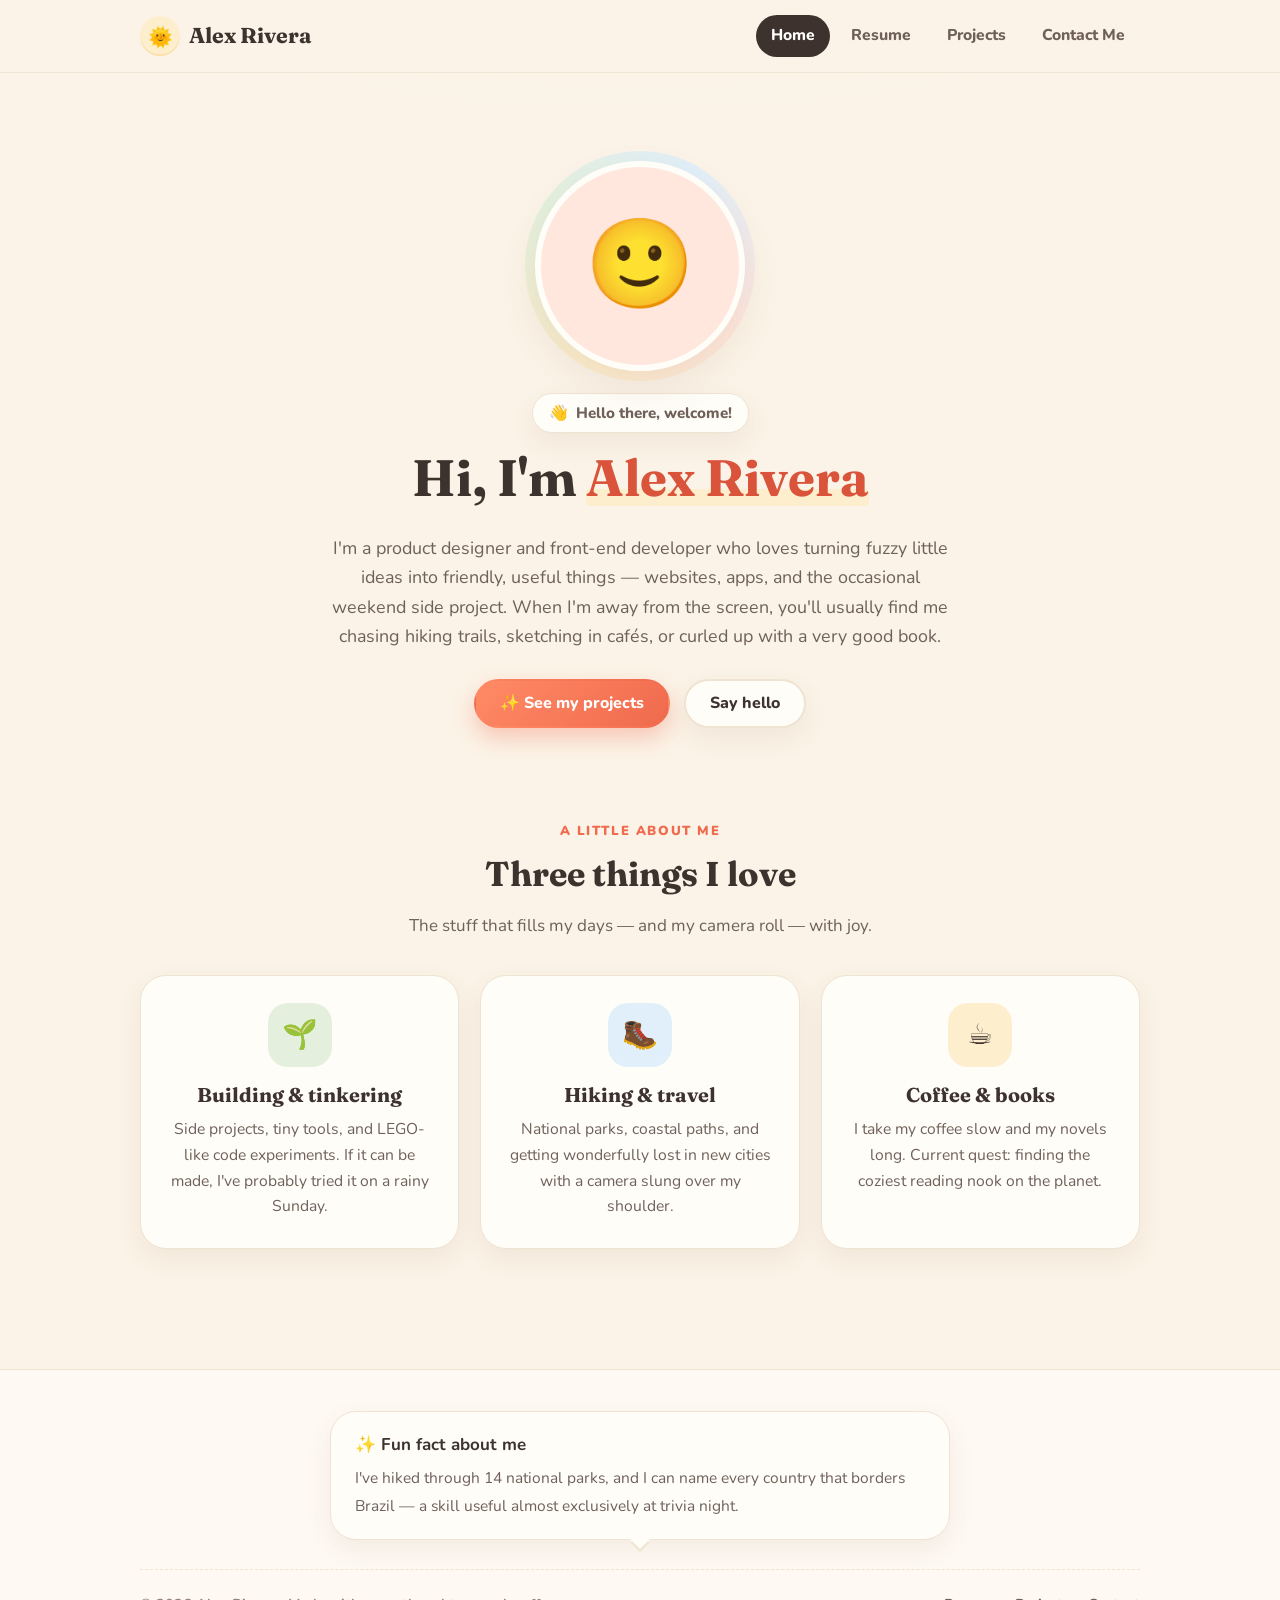
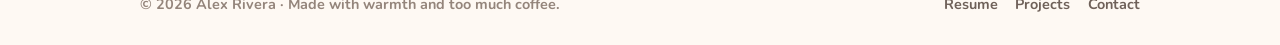
<file: index.html>
<!DOCTYPE html>
<html lang="en">
<head>
  <meta charset="UTF-8" />
  <meta name="viewport" content="width=device-width, initial-scale=1.0" />
  <title>Alex Rivera · Designer &amp; Developer</title>
  <meta name="description" content="The friendly corner of the web for Alex Rivera — designer, developer, and lifelong tinkerer." />

  <!-- Fonts: warm serif headings + rounded, friendly body -->
  <link rel="preconnect" href="https://fonts.googleapis.com" />
  <link rel="preconnect" href="https://fonts.gstatic.com" crossorigin />
  <link href="https://fonts.googleapis.com/css2?family=Fraunces:wght@600;700&family=Nunito:wght@400;700;800;900&display=swap" rel="stylesheet" />

  <link rel="stylesheet" href="css/styles.css" />
</head>
<body>

  <!-- ============ Header ============ -->
  <header class="site-header">
    <div class="container nav">
      <a class="logo" href="index.html">
        <span class="logo-mark">🌞</span>
        Alex Rivera
      </a>

      <button class="nav-toggle" aria-label="Toggle navigation menu" aria-expanded="false" aria-controls="nav-menu">
        <span></span><span></span><span></span>
      </button>

      <ul class="nav-links" id="nav-menu">
        <li><a href="index.html" class="active">Home</a></li>
        <li><a href="resume.html">Resume</a></li>
        <li><a href="projects.html">Projects</a></li>
        <li><a href="contact.html">Contact Me</a></li>
      </ul>
    </div>
  </header>

  <main>
    <!-- ============ Hero / introduction ============ -->
    <section class="hero container">
      <div class="hero-avatar">
        <span class="hero-avatar-fallback" aria-hidden="true">🙂</span>
        <img
          src="https://trae-api-cn.mchost.guru/api/ide/v1/text_to_image?prompt=warm%20friendly%20illustrated%20headshot%20portrait%20of%20a%20smiling%20person%2C%20soft%20cream%20and%20coral%20background%2C%20modern%20flat%20vector%20illustration%20style%2C%20kind%20expression%2C%20soft%20lighting&image_size=square_hd"
          alt="Illustrated portrait of Alex Rivera smiling warmly"
          width="220" height="220"
          onerror="this.remove();"
        />
      </div>

      <span class="hero-eyebrow"><span class="hero-wave">👋</span>&nbsp; Hello there, welcome!</span>

      <h1>Hi, I'm <span class="highlight">Alex Rivera</span></h1>

      <p class="hero-lead">
        I'm a product designer and front-end developer who loves turning fuzzy little ideas
        into friendly, useful things — websites, apps, and the occasional weekend side project.
        When I'm away from the screen, you'll usually find me chasing hiking trails,
        sketching in cafés, or curled up with a very good book.
      </p>

      <div class="hero-actions">
        <a class="btn btn-primary" href="projects.html">✨ See my projects</a>
        <a class="btn btn-ghost" href="contact.html">Say hello</a>
      </div>
    </section>

    <!-- ============ Three things I like ============ -->
    <section class="section container" aria-labelledby="likes-title">
      <div class="section-head reveal">
        <span class="kicker">A little about me</span>
        <h2 id="likes-title">Three things I love</h2>
        <p>The stuff that fills my days — and my camera roll — with joy.</p>
      </div>

      <div class="likes-grid">
        <article class="like-card reveal">
          <div class="like-icon">🌱</div>
          <h3>Building &amp; tinkering</h3>
          <p>
            Side projects, tiny tools, and LEGO-like code experiments.
            If it can be made, I've probably tried it on a rainy Sunday.
          </p>
        </article>

        <article class="like-card reveal">
          <div class="like-icon">🥾</div>
          <h3>Hiking &amp; travel</h3>
          <p>
            National parks, coastal paths, and getting wonderfully lost
            in new cities with a camera slung over my shoulder.
          </p>
        </article>

        <article class="like-card reveal">
          <div class="like-icon">☕</div>
          <h3>Coffee &amp; books</h3>
          <p>
            I take my coffee slow and my novels long. Current quest:
            finding the coziest reading nook on the planet.
          </p>
        </article>
      </div>
    </section>
  </main>

  <!-- ============ Footer with fun fact ============ -->
  <footer class="site-footer">
    <div class="container">
      <div class="fun-fact">
        <div class="fun-fact-bubble">
          <strong>✨ Fun fact about me</strong>
          <span>
            I've hiked through 14 national parks, and I can name every country
            that borders Brazil — a skill useful almost exclusively at trivia night.
          </span>
        </div>
      </div>

      <div class="footer-bottom">
        <p>© 2026 Alex Rivera · Made with warmth and too much coffee.</p>
        <ul>
          <li><a href="resume.html">Resume</a></li>
          <li><a href="projects.html">Projects</a></li>
          <li><a href="contact.html">Contact</a></li>
        </ul>
      </div>
    </div>
  </footer>

  <script src="js/main.js"></script>
</body>
</html>
</file>
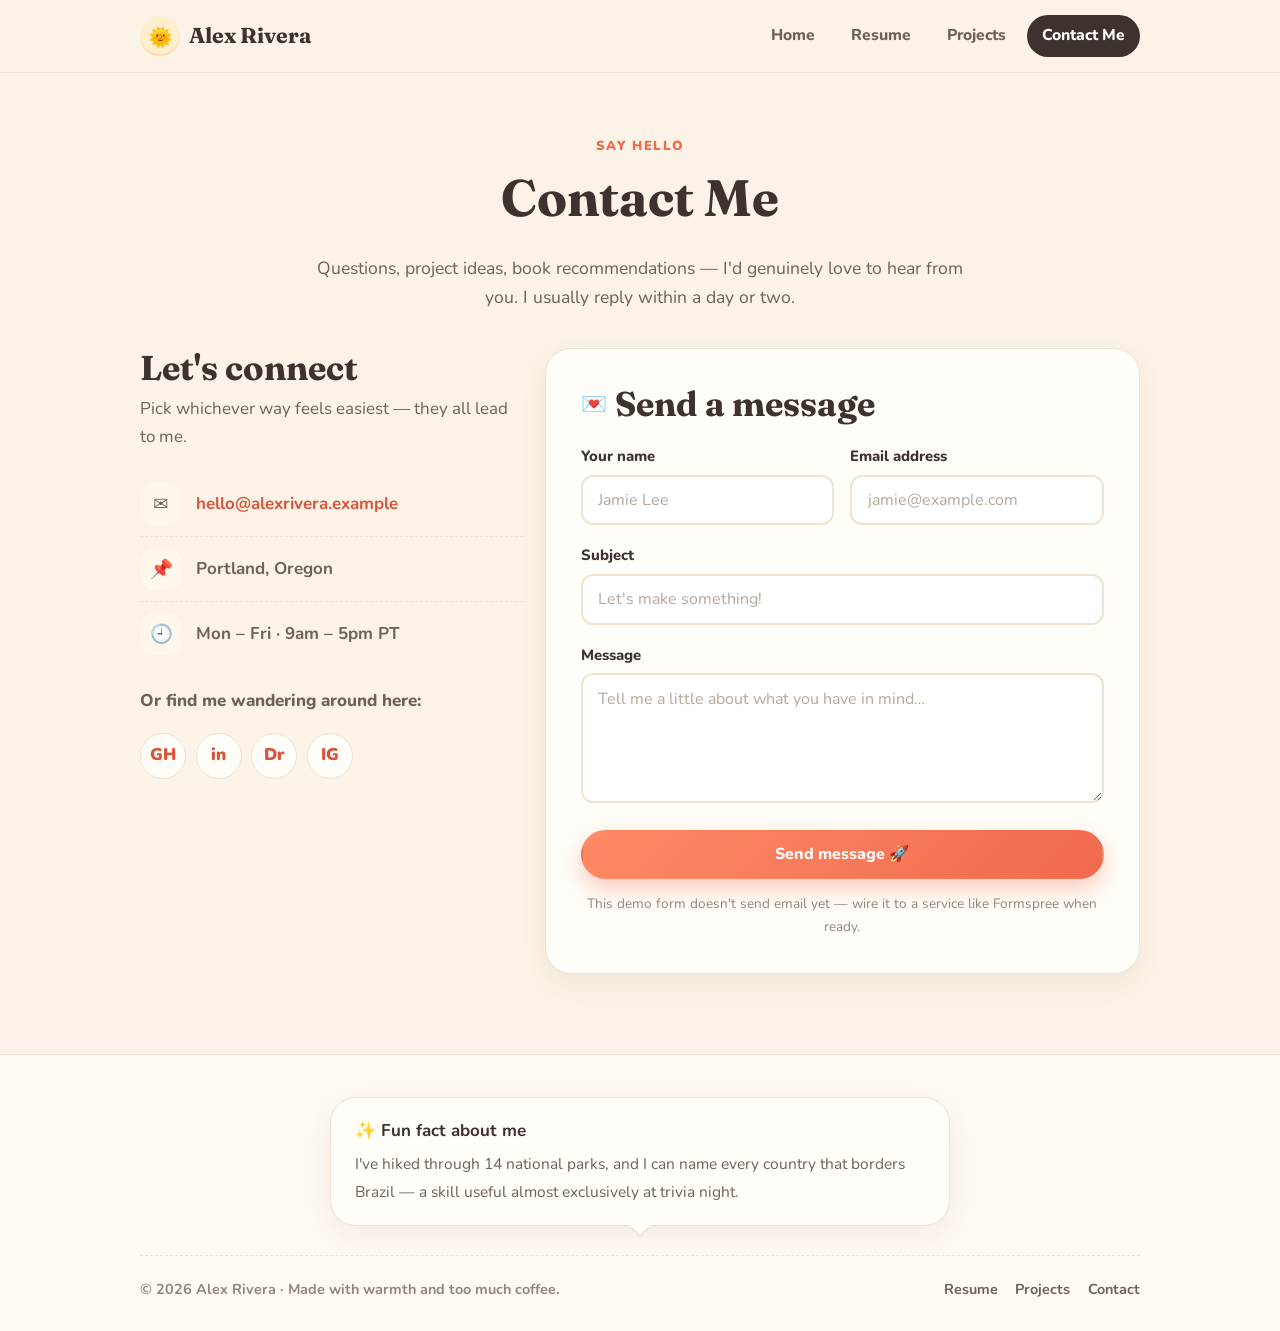
<file: contact.html>
<!DOCTYPE html>
<html lang="en">
<head>
  <meta charset="UTF-8" />
  <meta name="viewport" content="width=device-width, initial-scale=1.0" />
  <title>Contact Me · Alex Rivera</title>
  <meta name="description" content="Get in touch with Alex Rivera — questions, project ideas, or just a friendly hello are all welcome." />

  <link rel="preconnect" href="https://fonts.googleapis.com" />
  <link rel="preconnect" href="https://fonts.gstatic.com" crossorigin />
  <link href="https://fonts.googleapis.com/css2?family=Fraunces:wght@600;700&family=Nunito:wght@400;700;800;900&display=swap" rel="stylesheet" />

  <link rel="stylesheet" href="css/styles.css" />
</head>
<body>

  <!-- ============ Header ============ -->
  <header class="site-header">
    <div class="container nav">
      <a class="logo" href="index.html">
        <span class="logo-mark">🌞</span>
        Alex Rivera
      </a>

      <button class="nav-toggle" aria-label="Toggle navigation menu" aria-expanded="false" aria-controls="nav-menu">
        <span></span><span></span><span></span>
      </button>

      <ul class="nav-links" id="nav-menu">
        <li><a href="index.html">Home</a></li>
        <li><a href="resume.html">Resume</a></li>
        <li><a href="projects.html">Projects</a></li>
        <li><a href="contact.html" class="active">Contact Me</a></li>
      </ul>
    </div>
  </header>

  <main>
    <div class="container">

      <!-- ============ Page intro ============ -->
      <section class="page-hero reveal">
        <span class="kicker">Say hello</span>
        <h1>Contact Me</h1>
        <p>
          Questions, project ideas, book recommendations — I'd genuinely love to hear
          from you. I usually reply within a day or two.
        </p>
      </section>

      <!-- ============ Two-column: info + form ============ -->
      <div class="contact-layout">

        <!-- ----- Contact details ----- -->
        <section class="contact-info reveal" aria-labelledby="ci-title">
          <h2 id="ci-title">Let's connect</h2>
          <p>Pick whichever way feels easiest — they all lead to me.</p>

          <ul class="contact-list">
            <li>
              <span class="ci-icon" aria-hidden="true">✉️</span>
              <a href="mailto:hello@alexrivera.example">hello@alexrivera.example</a>
            </li>
            <li>
              <span class="ci-icon" aria-hidden="true">📌</span>
              <span>Portland, Oregon</span>
            </li>
            <li>
              <span class="ci-icon" aria-hidden="true">🕘</span>
              <span>Mon – Fri · 9am – 5pm PT</span>
            </li>
          </ul>

          <p style="font-weight: 800;">Or find me wandering around here:</p>
          <div class="social-row">
            <a href="#" aria-label="GitHub">GH</a>
            <a href="#" aria-label="LinkedIn">in</a>
            <a href="#" aria-label="Dribbble">Dr</a>
            <a href="#" aria-label="Instagram">IG</a>
          </div>
        </section>

        <!-- ----- Contact form ----- -->
        <section class="panel form-card reveal" aria-labelledby="form-title">
          <h2 class="panel-title" id="form-title"><span class="emoji">💌</span> Send a message</h2>

          <div class="form-success" id="form-success" role="status">
            🎉 Thank you! Your message is on its way. I'll get back to you soon.
          </div>

          <form id="contact-form" novalidate>
            <div class="form-row">
              <div class="field">
                <label for="name">Your name</label>
                <input type="text" id="name" name="name" placeholder="Jamie Lee" autocomplete="name" />
                <p class="field-error">Please tell me your name.</p>
              </div>

              <div class="field">
                <label for="email">Email address</label>
                <input type="email" id="email" name="email" placeholder="jamie@example.com" autocomplete="email" />
                <p class="field-error">Please enter a valid email address.</p>
              </div>
            </div>

            <div class="field">
              <label for="subject">Subject</label>
              <input type="text" id="subject" name="subject" placeholder="Let's make something!" />
              <p class="field-error">Please add a short subject.</p>
            </div>

            <div class="field">
              <label for="message">Message</label>
              <textarea id="message" name="message" placeholder="Tell me a little about what you have in mind…"></textarea>
              <p class="field-error">Don't forget your message!</p>
            </div>

            <button class="btn btn-primary btn-block" type="submit">Send message 🚀</button>
            <p class="form-note">
              This demo form doesn't send email yet — wire it to a service like Formspree when ready.
            </p>
          </form>
        </section>
      </div>
    </div>
  </main>

  <!-- ============ Footer ============ -->
  <footer class="site-footer">
    <div class="container">
      <div class="fun-fact">
        <div class="fun-fact-bubble">
          <strong>✨ Fun fact about me</strong>
          <span>
            I've hiked through 14 national parks, and I can name every country
            that borders Brazil — a skill useful almost exclusively at trivia night.
          </span>
        </div>
      </div>

      <div class="footer-bottom">
        <p>© 2026 Alex Rivera · Made with warmth and too much coffee.</p>
        <ul>
          <li><a href="resume.html">Resume</a></li>
          <li><a href="projects.html">Projects</a></li>
          <li><a href="contact.html">Contact</a></li>
        </ul>
      </div>
    </div>
  </footer>

  <script src="js/main.js"></script>
</body>
</html>
</file>
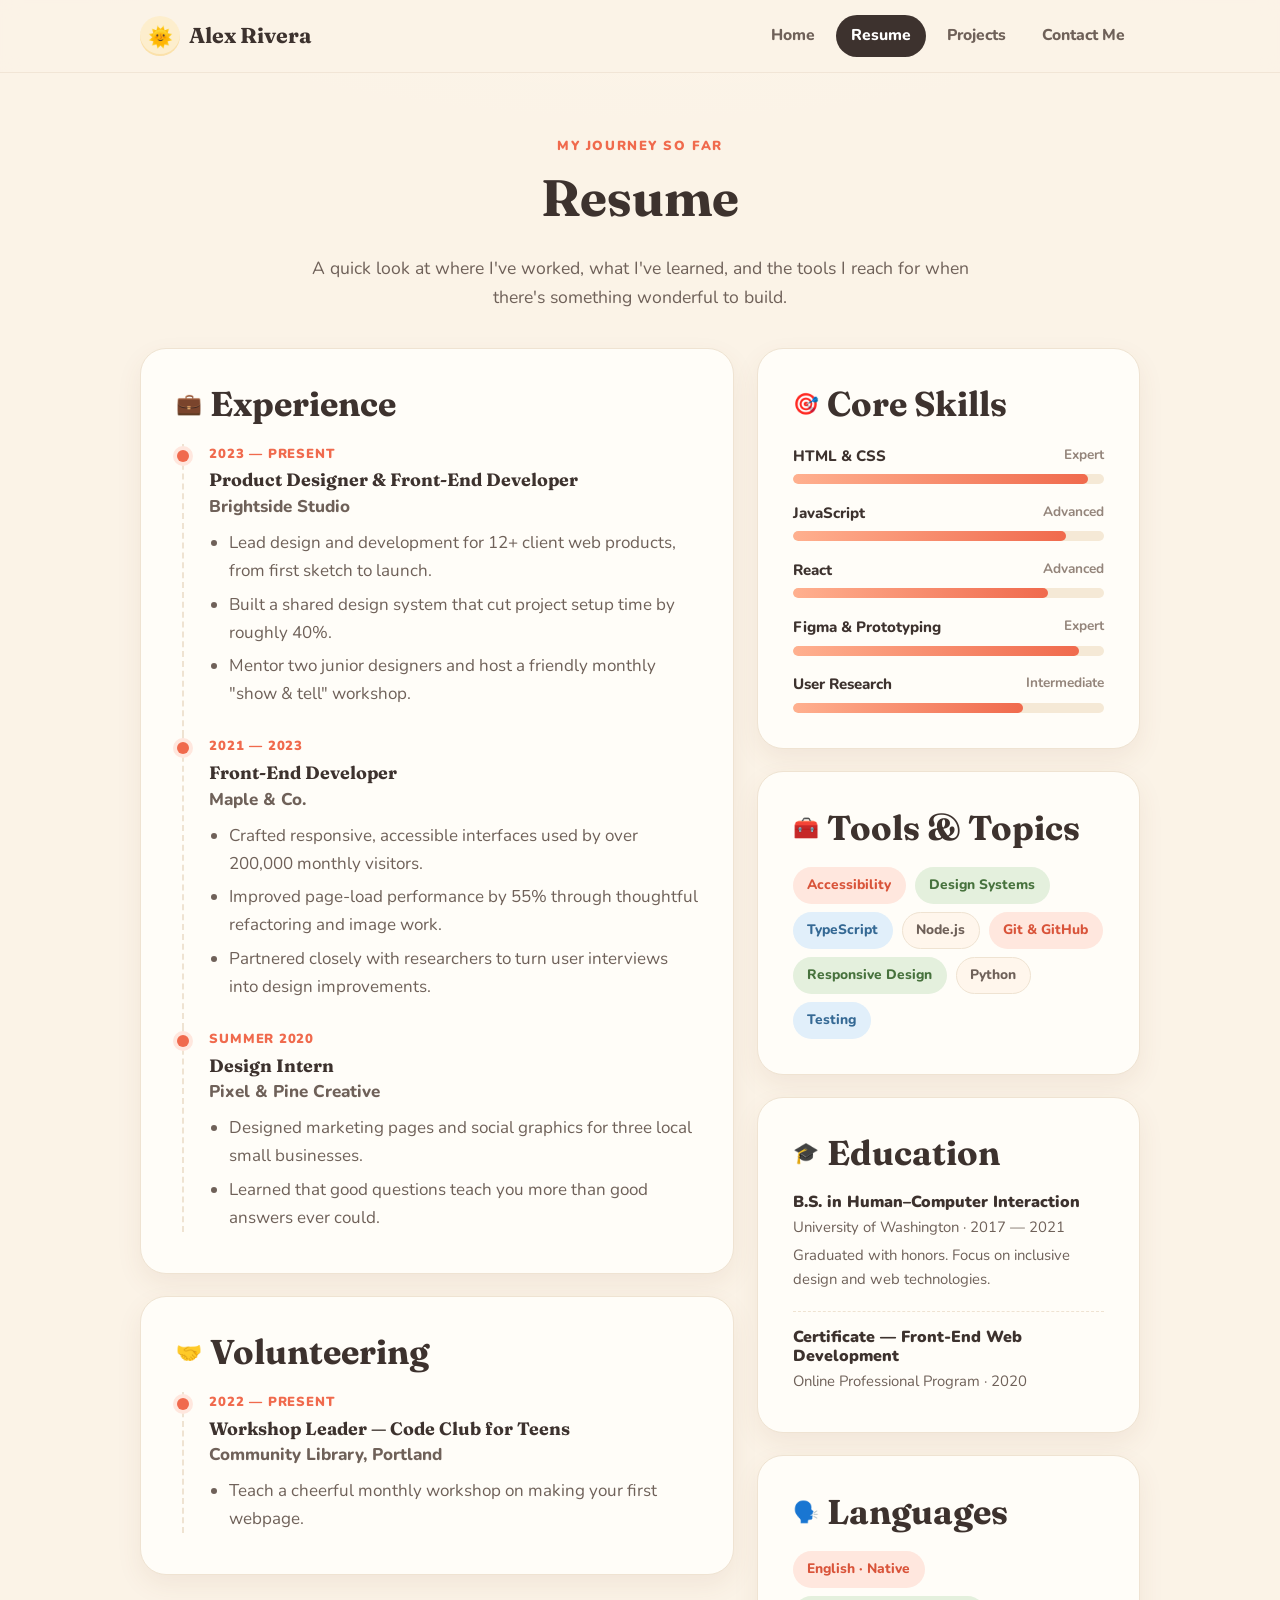
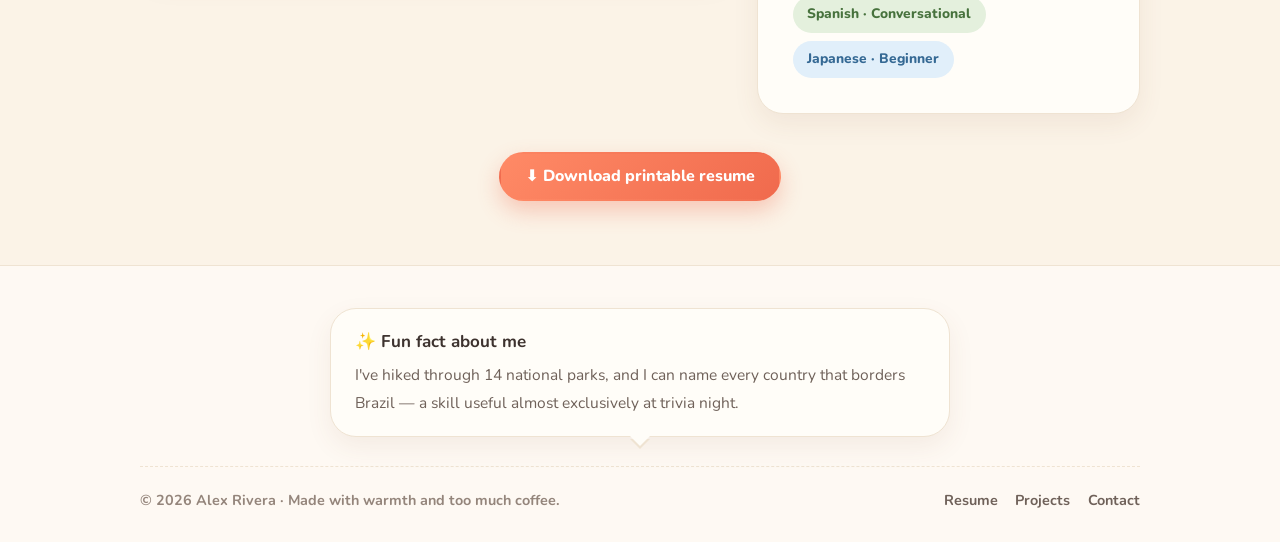
<file: resume.html>
<!DOCTYPE html>
<html lang="en">
<head>
  <meta charset="UTF-8" />
  <meta name="viewport" content="width=device-width, initial-scale=1.0" />
  <title>Resume · Alex Rivera</title>
  <meta name="description" content="Alex Rivera's resume — experience, education, and skills in design and front-end development." />

  <link rel="preconnect" href="https://fonts.googleapis.com" />
  <link rel="preconnect" href="https://fonts.gstatic.com" crossorigin />
  <link href="https://fonts.googleapis.com/css2?family=Fraunces:wght@600;700&family=Nunito:wght@400;700;800;900&display=swap" rel="stylesheet" />

  <link rel="stylesheet" href="css/styles.css" />
</head>
<body>

  <!-- ============ Header ============ -->
  <header class="site-header">
    <div class="container nav">
      <a class="logo" href="index.html">
        <span class="logo-mark">🌞</span>
        Alex Rivera
      </a>

      <button class="nav-toggle" aria-label="Toggle navigation menu" aria-expanded="false" aria-controls="nav-menu">
        <span></span><span></span><span></span>
      </button>

      <ul class="nav-links" id="nav-menu">
        <li><a href="index.html">Home</a></li>
        <li><a href="resume.html" class="active">Resume</a></li>
        <li><a href="projects.html">Projects</a></li>
        <li><a href="contact.html">Contact Me</a></li>
      </ul>
    </div>
  </header>

  <main>
    <div class="container">

      <!-- ============ Page intro ============ -->
      <section class="page-hero reveal">
        <span class="kicker">My journey so far</span>
        <h1>Resume</h1>
        <p>
          A quick look at where I've worked, what I've learned, and the tools
          I reach for when there's something wonderful to build.
        </p>
      </section>

      <!-- ============ Two-column layout ============ -->
      <div class="resume-layout">

        <!-- ----- Left: experience timeline ----- -->
        <div>
          <section class="panel reveal" aria-labelledby="exp-title">
            <h2 class="panel-title" id="exp-title"><span class="emoji">💼</span> Experience</h2>

            <div class="timeline">
              <div class="tl-item">
                <p class="tl-when">2023 — Present</p>
                <h3>Product Designer &amp; Front-End Developer</h3>
                <p class="tl-org">Brightside Studio</p>
                <ul>
                  <li>Lead design and development for 12+ client web products, from first sketch to launch.</li>
                  <li>Built a shared design system that cut project setup time by roughly 40%.</li>
                  <li>Mentor two junior designers and host a friendly monthly "show &amp; tell" workshop.</li>
                </ul>
              </div>

              <div class="tl-item">
                <p class="tl-when">2021 — 2023</p>
                <h3>Front-End Developer</h3>
                <p class="tl-org">Maple &amp; Co.</p>
                <ul>
                  <li>Crafted responsive, accessible interfaces used by over 200,000 monthly visitors.</li>
                  <li>Improved page-load performance by 55% through thoughtful refactoring and image work.</li>
                  <li>Partnered closely with researchers to turn user interviews into design improvements.</li>
                </ul>
              </div>

              <div class="tl-item">
                <p class="tl-when">Summer 2020</p>
                <h3>Design Intern</h3>
                <p class="tl-org">Pixel &amp; Pine Creative</p>
                <ul>
                  <li>Designed marketing pages and social graphics for three local small businesses.</li>
                  <li>Learned that good questions teach you more than good answers ever could.</li>
                </ul>
              </div>
            </div>
          </section>

          <section class="panel reveal" aria-labelledby="vol-title">
            <h2 class="panel-title" id="vol-title"><span class="emoji">🤝</span> Volunteering</h2>
            <div class="timeline">
              <div class="tl-item">
                <p class="tl-when">2022 — Present</p>
                <h3>Workshop Leader — Code Club for Teens</h3>
                <p class="tl-org">Community Library, Portland</p>
                <ul>
                  <li>Teach a cheerful monthly workshop on making your first webpage.</li>
                </ul>
              </div>
            </div>
          </section>
        </div>

        <!-- ----- Right: skills, education, languages ----- -->
        <aside>
          <section class="panel reveal" aria-labelledby="skills-title">
            <h2 class="panel-title" id="skills-title"><span class="emoji">🎯</span> Core Skills</h2>

            <div class="skill">
              <div class="skill-label"><span>HTML &amp; CSS</span><span>Expert</span></div>
              <div class="skill-track"><div class="skill-fill" style="width: 95%;"></div></div>
            </div>
            <div class="skill">
              <div class="skill-label"><span>JavaScript</span><span>Advanced</span></div>
              <div class="skill-track"><div class="skill-fill" style="width: 88%;"></div></div>
            </div>
            <div class="skill">
              <div class="skill-label"><span>React</span><span>Advanced</span></div>
              <div class="skill-track"><div class="skill-fill" style="width: 82%;"></div></div>
            </div>
            <div class="skill">
              <div class="skill-label"><span>Figma &amp; Prototyping</span><span>Expert</span></div>
              <div class="skill-track"><div class="skill-fill" style="width: 92%;"></div></div>
            </div>
            <div class="skill">
              <div class="skill-label"><span>User Research</span><span>Intermediate</span></div>
              <div class="skill-track"><div class="skill-fill" style="width: 74%;"></div></div>
            </div>
          </section>

          <section class="panel reveal" aria-labelledby="tools-title">
            <h2 class="panel-title" id="tools-title"><span class="emoji">🧰</span> Tools &amp; Topics</h2>
            <div class="chips">
              <span class="chip soft-primary">Accessibility</span>
              <span class="chip soft-sage">Design Systems</span>
              <span class="chip soft-sky">TypeScript</span>
              <span class="chip">Node.js</span>
              <span class="chip soft-primary">Git &amp; GitHub</span>
              <span class="chip soft-sage">Responsive Design</span>
              <span class="chip">Python</span>
              <span class="chip soft-sky">Testing</span>
            </div>
          </section>

          <section class="panel reveal" aria-labelledby="edu-title">
            <h2 class="panel-title" id="edu-title"><span class="emoji">🎓</span> Education</h2>
            <div class="fact">
              <h4>B.S. in Human–Computer Interaction</h4>
              <p>University of Washington · 2017 — 2021</p>
              <p>Graduated with honors. Focus on inclusive design and web technologies.</p>
            </div>
            <div class="fact">
              <h4>Certificate — Front-End Web Development</h4>
              <p>Online Professional Program · 2020</p>
            </div>
          </section>

          <section class="panel reveal" aria-labelledby="lang-title">
            <h2 class="panel-title" id="lang-title"><span class="emoji">🗣️</span> Languages</h2>
            <div class="chips">
              <span class="chip soft-primary">English · Native</span>
              <span class="chip soft-sage">Spanish · Conversational</span>
              <span class="chip soft-sky">Japanese · Beginner</span>
            </div>
          </section>
        </aside>
      </div>

      <!-- ============ Download CTA ============ -->
      <div class="resume-cta reveal">
        <a class="btn btn-primary" href="#" onclick="alert('Add your PDF resume here!'); return false;">⬇️ Download printable resume</a>
      </div>
    </div>
  </main>

  <!-- ============ Footer ============ -->
  <footer class="site-footer">
    <div class="container">
      <div class="fun-fact">
        <div class="fun-fact-bubble">
          <strong>✨ Fun fact about me</strong>
          <span>
            I've hiked through 14 national parks, and I can name every country
            that borders Brazil — a skill useful almost exclusively at trivia night.
          </span>
        </div>
      </div>

      <div class="footer-bottom">
        <p>© 2026 Alex Rivera · Made with warmth and too much coffee.</p>
        <ul>
          <li><a href="resume.html">Resume</a></li>
          <li><a href="projects.html">Projects</a></li>
          <li><a href="contact.html">Contact</a></li>
        </ul>
      </div>
    </div>
  </footer>

  <script src="js/main.js"></script>
</body>
</html>
</file>
<file: css/styles.css>
/* ============================================================
   Alex Rivera — personal site styles
   Warm, friendly design: Fraunces headings + Nunito body
   ============================================================ */

/* ---------- Design tokens ---------- */
:root {
  --cream: #fbf3e7;
  --cream-deep: #f5e9d6;
  --surface: #fffdf8;
  --surface-2: #fff6ec;
  --ink: #3d322e;
  --ink-soft: #6f6159;
  --muted: #94857b;
  --line: #efe3d2;

  --coral: #f06a4d;
  --coral-deep: #d9543a;
  --coral-soft: #ffe7de;
  --sage: #6fa35f;
  --sage-soft: #e4f0dd;
  --sky: #5a97c9;
  --sky-soft: #e1effa;
  --sun: #f4b740;
  --sun-soft: #fdeecd;

  --radius-lg: 26px;
  --radius-md: 18px;
  --radius-sm: 12px;

  --shadow-soft: 0 16px 38px rgba(122, 78, 52, 0.10);
  --shadow-card: 0 10px 26px rgba(122, 78, 52, 0.08);

  --font-head: "Fraunces", Georgia, serif;
  --font-body: "Nunito", "Segoe UI", system-ui, sans-serif;
}

/* ---------- Reset & base ---------- */
*,
*::before,
*::after {
  box-sizing: border-box;
}

html {
  scroll-behavior: smooth;
}

body {
  margin: 0;
  font-family: var(--font-body);
  font-size: 1.0625rem;
  line-height: 1.65;
  color: var(--ink);
  background:
    radial-gradient(1100px 500px at 50% -220px, #fff7ea 0%, rgba(255, 247, 234, 0) 70%),
    var(--cream);
  background-attachment: fixed;
  -webkit-font-smoothing: antialiased;
}

h1, h2, h3, h4 {
  font-family: var(--font-head);
  font-weight: 700;
  line-height: 1.18;
  color: var(--ink);
  margin: 0 0 0.5em;
}

h1 { font-size: clamp(2.1rem, 5.5vw, 3.2rem); }
h2 { font-size: clamp(1.55rem, 3.6vw, 2.15rem); }
h3 { font-size: 1.25rem; }

p { margin: 0 0 1em; }

a {
  color: var(--coral-deep);
  text-decoration: none;
  font-weight: 700;
}

a:hover { text-decoration: underline; }

img { max-width: 100%; display: block; }

ul { margin: 0; padding: 0; }

button {
  font-family: inherit;
  cursor: pointer;
}

input, textarea, select, button {
  font-family: inherit;
  font-size: 1rem;
}

.container {
  width: min(100% - 2.5rem, 1000px);
  margin-inline: auto;
}

.sr-only {
  position: absolute;
  width: 1px;
  height: 1px;
  padding: 0;
  margin: -1px;
  overflow: hidden;
  clip: rect(0 0 0 0);
  white-space: nowrap;
  border: 0;
}

[hidden] { display: none !important; }

:focus-visible {
  outline: 3px solid rgba(240, 106, 77, 0.45);
  outline-offset: 2px;
  border-radius: 6px;
}

/* ---------- Buttons ---------- */
.btn {
  display: inline-flex;
  align-items: center;
  justify-content: center;
  gap: 0.45rem;
  padding: 0.8rem 1.5rem;
  border: 2px solid transparent;
  border-radius: 999px;
  font-weight: 800;
  font-size: 1rem;
  line-height: 1.2;
  transition: transform 0.15s ease, box-shadow 0.15s ease,
              background-color 0.15s ease, color 0.15s ease;
  text-decoration: none;
}

.btn:hover { text-decoration: none; transform: translateY(-2px); }
.btn:active { transform: translateY(0); }

.btn-primary {
  background: linear-gradient(135deg, #ff8a66, var(--coral));
  color: #fff;
  box-shadow: 0 10px 22px rgba(240, 106, 77, 0.32);
}

.btn-primary:hover {
  background: linear-gradient(135deg, #f47a57, var(--coral-deep));
  color: #fff;
}

.btn-primary:disabled {
  opacity: 0.65;
  cursor: not-allowed;
  transform: none;
  box-shadow: none;
}

.btn-ghost {
  background: var(--surface);
  color: var(--ink);
  border-color: var(--line);
  box-shadow: var(--shadow-card);
}

.btn-ghost:hover { background: #fff; }

.btn-block { width: 100%; }

/* ---------- Header / navigation ---------- */
.site-header {
  position: sticky;
  top: 0;
  z-index: 50;
  background: rgba(251, 243, 231, 0.86);
  backdrop-filter: blur(10px);
  border-bottom: 1px solid rgba(239, 227, 210, 0.8);
}

.nav {
  display: flex;
  align-items: center;
  justify-content: space-between;
  gap: 1rem;
  min-height: 72px;
}

.logo {
  display: inline-flex;
  align-items: center;
  gap: 0.55rem;
  font-family: var(--font-head);
  font-size: 1.35rem;
  font-weight: 700;
  color: var(--ink);
}

.logo:hover { text-decoration: none; }

.logo-mark {
  display: inline-grid;
  place-items: center;
  width: 40px;
  height: 40px;
  font-size: 1.25rem;
  background: var(--sun-soft);
  border-radius: 50%;
  box-shadow: inset 0 -2px 0 rgba(244, 183, 64, 0.25);
}

.nav-links {
  display: flex;
  align-items: center;
  gap: 0.35rem;
  list-style: none;
}

.nav-links a {
  display: block;
  padding: 0.5rem 0.95rem;
  border-radius: 999px;
  color: var(--ink-soft);
  font-weight: 800;
  font-size: 0.98rem;
  transition: background-color 0.15s ease, color 0.15s ease;
}

.nav-links a:hover {
  background: var(--coral-soft);
  color: var(--coral-deep);
  text-decoration: none;
}

.nav-links a.active {
  background: var(--ink);
  color: #fff;
}

.nav-toggle {
  display: none;
  flex-direction: column;
  gap: 5px;
  width: 44px;
  height: 44px;
  padding: 10px;
  background: none;
  border: 0;
  border-radius: 12px;
}

.nav-toggle span {
  display: block;
  height: 3px;
  border-radius: 3px;
  background: var(--ink);
  transition: transform 0.2s ease, opacity 0.2s ease;
}

.nav-toggle.open span:nth-child(1) { transform: translateY(8px) rotate(45deg); }
.nav-toggle.open span:nth-child(2) { opacity: 0; }
.nav-toggle.open span:nth-child(3) { transform: translateY(-8px) rotate(-45deg); }

/* ---------- Hero ---------- */
.hero {
  display: flex;
  flex-direction: column;
  align-items: center;
  text-align: center;
  padding: clamp(3rem, 7vw, 5.5rem) 0 2.5rem;
}

.hero-avatar {
  position: relative;
  width: clamp(150px, 34vw, 210px);
  aspect-ratio: 1;
  margin-bottom: 1.4rem;
}

.hero-avatar::before {
  content: "";
  position: absolute;
  inset: -10px;
  border-radius: 50%;
  background: conic-gradient(from 120deg, var(--coral-soft), var(--sun-soft), var(--sage-soft), var(--sky-soft), var(--coral-soft));
  z-index: 0;
}

.hero-avatar img,
.hero-avatar-fallback {
  position: relative;
  z-index: 1;
  width: 100%;
  height: 100%;
  border-radius: 50%;
  border: 6px solid var(--surface);
  box-shadow: var(--shadow-soft);
  object-fit: cover;
  background: var(--coral-soft);
}

.hero-avatar-fallback {
  display: grid;
  place-items: center;
  font-size: clamp(3.5rem, 10vw, 5.5rem);
}

.hero-eyebrow {
  display: inline-block;
  margin-bottom: 0.9rem;
  padding: 0.4rem 1rem;
  background: var(--surface);
  border: 1px solid var(--line);
  border-radius: 999px;
  font-weight: 800;
  font-size: 0.95rem;
  color: var(--ink-soft);
  box-shadow: var(--shadow-card);
}

.hero-wave { display: inline-block; animation: wave 2.4s ease-in-out infinite; transform-origin: 70% 70%; }

@keyframes wave {
  0%, 60%, 100% { transform: rotate(0deg); }
  10%, 30% { transform: rotate(18deg); }
  20% { transform: rotate(-8deg); }
  40% { transform: rotate(10deg); }
  50% { transform: rotate(-4deg); }
}

.highlight {
  position: relative;
  white-space: nowrap;
  color: var(--coral-deep);
}

.highlight::after {
  content: "";
  position: absolute;
  left: 0;
  right: 0;
  bottom: 0.06em;
  height: 0.32em;
  background: var(--sun-soft);
  z-index: -1;
  border-radius: 4px;
}

.hero-lead {
  max-width: 620px;
  font-size: 1.12rem;
  color: var(--ink-soft);
}

.hero-actions {
  display: flex;
  flex-wrap: wrap;
  gap: 0.9rem;
  justify-content: center;
  margin-top: 0.6rem;
}

/* ---------- Generic sections ---------- */
.section { padding: 3rem 0 4rem; }

.section-head {
  text-align: center;
  max-width: 600px;
  margin: 0 auto 2.2rem;
}

.section-head p { color: var(--ink-soft); }

.kicker {
  display: inline-block;
  margin-bottom: 0.7rem;
  font-size: 0.82rem;
  font-weight: 900;
  letter-spacing: 0.12em;
  text-transform: uppercase;
  color: var(--coral);
}

.likes-grid {
  display: grid;
  grid-template-columns: repeat(3, 1fr);
  gap: 1.3rem;
}

.like-card {
  background: var(--surface);
  border: 1px solid var(--line);
  border-radius: var(--radius-lg);
  padding: 1.7rem 1.5rem;
  text-align: center;
  box-shadow: var(--shadow-card);
  transition: transform 0.18s ease, box-shadow 0.18s ease;
}

.like-card:hover {
  transform: translateY(-5px);
  box-shadow: var(--shadow-soft);
}

.like-icon {
  display: grid;
  place-items: center;
  width: 64px;
  height: 64px;
  margin: 0 auto 1rem;
  font-size: 1.8rem;
  border-radius: 20px;
  background: var(--surface-2);
}

.like-card:nth-child(1) .like-icon { background: var(--sage-soft); }
.like-card:nth-child(2) .like-icon { background: var(--sky-soft); }
.like-card:nth-child(3) .like-icon { background: var(--sun-soft); }

.like-card p { margin-bottom: 0; color: var(--ink-soft); font-size: 0.98rem; }

/* ---------- Page hero (inner pages) ---------- */
main { padding-bottom: 3.5rem; }

.page-hero {
  max-width: 680px;
  margin: clamp(2.4rem, 5vw, 3.6rem) auto 2.2rem;
  text-align: center;
}

.page-hero p { color: var(--ink-soft); font-size: 1.1rem; }

/* ---------- Panels (resume + contact cards) ---------- */
.panel {
  background: var(--surface);
  border: 1px solid var(--line);
  border-radius: var(--radius-lg);
  padding: clamp(1.4rem, 3.5vw, 2.2rem);
  box-shadow: var(--shadow-card);
}

.panel + .panel { margin-top: 1.4rem; }

.panel-title {
  display: flex;
  align-items: center;
  gap: 0.5rem;
  margin-bottom: 1.2rem;
}

.panel-title .emoji { font-size: 1.3rem; }

/* ---------- Resume ---------- */
.resume-layout {
  display: grid;
  grid-template-columns: 1.55fr 1fr;
  gap: 1.4rem;
  align-items: start;
}

.resume-layout aside { display: flex; flex-direction: column; gap: 1.4rem; }
.resume-layout aside .panel { margin: 0; }

.timeline { position: relative; }

.tl-item {
  position: relative;
  padding: 0 0 1.4rem 1.6rem;
  border-left: 2px dashed var(--line);
  margin-left: 0.35rem;
}

.tl-item:last-child { padding-bottom: 0; }

.tl-item::before {
  content: "";
  position: absolute;
  left: -7px;
  top: 6px;
  width: 12px;
  height: 12px;
  border-radius: 50%;
  background: var(--coral);
  box-shadow: 0 0 0 4px var(--coral-soft);
}

.tl-when {
  font-size: 0.82rem;
  font-weight: 900;
  letter-spacing: 0.06em;
  text-transform: uppercase;
  color: var(--coral);
  margin-bottom: 0.25rem;
}

.tl-item h3 { margin-bottom: 0.15rem; font-size: 1.12rem; }
.tl-org { font-weight: 800; color: var(--ink-soft); margin-bottom: 0.5rem; }

.tl-item ul { padding-left: 1.2rem; }
.tl-item li { margin-bottom: 0.35rem; color: var(--ink-soft); }

.skill { margin-bottom: 1.05rem; }
.skill:last-child { margin-bottom: 0; }

.skill-label {
  display: flex;
  justify-content: space-between;
  font-weight: 800;
  font-size: 0.94rem;
  margin-bottom: 0.35rem;
}

.skill-label span:last-child { color: var(--muted); font-weight: 700; font-size: 0.85rem; }

.skill-track {
  height: 10px;
  border-radius: 999px;
  background: var(--cream-deep);
  overflow: hidden;
}

.skill-fill {
  height: 100%;
  border-radius: 999px;
  background: linear-gradient(90deg, #ffb08f, var(--coral));
}

.chips { display: flex; flex-wrap: wrap; gap: 0.55rem; }

.chip {
  display: inline-block;
  padding: 0.36rem 0.85rem;
  border-radius: 999px;
  background: var(--surface-2);
  border: 1px solid var(--line);
  font-size: 0.86rem;
  font-weight: 800;
  color: var(--ink-soft);
}

.chip.soft-primary { background: var(--coral-soft); border-color: transparent; color: var(--coral-deep); }
.chip.soft-sage { background: var(--sage-soft); border-color: transparent; color: #47723d; }
.chip.soft-sky { background: var(--sky-soft); border-color: transparent; color: #356994; }

.fact { padding-bottom: 1rem; margin-bottom: 1rem; border-bottom: 1px dashed var(--line); }
.fact:last-child { padding-bottom: 0; margin-bottom: 0; border-bottom: 0; }
.fact h4 { margin-bottom: 0.2rem; font-family: var(--font-body); font-size: 1rem; font-weight: 900; }
.fact p { margin-bottom: 0.2rem; color: var(--ink-soft); font-size: 0.93rem; }

.resume-cta { text-align: center; margin: 2.4rem 0 0.5rem; }

/* ---------- Contact ---------- */
.contact-layout {
  display: grid;
  grid-template-columns: 0.9fr 1.4fr;
  gap: 1.4rem;
  align-items: start;
  padding-bottom: 1.5rem;
}

.contact-info h2 { margin-bottom: 0.4rem; }
.contact-info > p { color: var(--ink-soft); }

.contact-list { list-style: none; margin: 1.3rem 0; }

.contact-list li {
  display: flex;
  align-items: center;
  gap: 0.85rem;
  padding: 0.7rem 0;
  border-bottom: 1px dashed var(--line);
  font-weight: 700;
  color: var(--ink-soft);
}

.contact-list li:last-child { border-bottom: 0; }

.ci-icon {
  display: grid;
  place-items: center;
  flex: 0 0 auto;
  width: 42px;
  height: 42px;
  border-radius: 14px;
  background: var(--surface-2);
  font-size: 1.15rem;
}

.social-row { display: flex; gap: 0.6rem; }

.social-row a {
  display: grid;
  place-items: center;
  width: 46px;
  height: 46px;
  border-radius: 50%;
  background: var(--surface);
  border: 1px solid var(--line);
  color: var(--coral-deep);
  font-weight: 900;
  transition: transform 0.15s ease, background-color 0.15s ease;
}

.social-row a:hover {
  background: var(--coral-soft);
  transform: translateY(-3px);
  text-decoration: none;
}

.form-card { position: relative; }

.form-success {
  display: none;
  margin-bottom: 1.2rem;
  padding: 1rem 1.2rem;
  border-radius: var(--radius-sm);
  background: var(--sage-soft);
  color: #3f6a37;
  font-weight: 800;
}

.form-success.is-visible { display: block; }
form.is-hidden { display: none; }

.form-row {
  display: grid;
  grid-template-columns: 1fr 1fr;
  gap: 1rem;
}

.field { margin-bottom: 1.1rem; }

.field label {
  display: block;
  font-weight: 800;
  font-size: 0.93rem;
  margin-bottom: 0.4rem;
}

.field input,
.field textarea {
  width: 100%;
  padding: 0.78rem 0.95rem;
  border: 2px solid var(--line);
  border-radius: var(--radius-sm);
  background: #fff;
  color: var(--ink);
  transition: border-color 0.15s ease, box-shadow 0.15s ease;
}

.field textarea { min-height: 130px; resize: vertical; }

.field input::placeholder,
.field textarea::placeholder { color: #b6a79b; }

.field input:focus,
.field textarea:focus {
  outline: none;
  border-color: var(--coral);
  box-shadow: 0 0 0 4px rgba(240, 106, 77, 0.15);
}

.field-error {
  display: none;
  margin: 0.35rem 0 0;
  color: var(--coral-deep);
  font-size: 0.85rem;
  font-weight: 800;
}

.field.is-invalid input,
.field.is-invalid textarea {
  border-color: var(--coral);
  background: #fff8f6;
}

.field.is-invalid .field-error { display: block; }

.form-note {
  margin: 0.9rem 0 0;
  font-size: 0.85rem;
  color: var(--muted);
  text-align: center;
}

/* ============================================================
   To-do app
   ============================================================ */
.todo-app {
  max-width: 720px;
  margin: 0 auto 3rem;
  background: var(--surface);
  border: 1px solid var(--line);
  border-radius: var(--radius-lg);
  padding: clamp(1.5rem, 4vw, 2.4rem);
  box-shadow: var(--shadow-soft);
}

.todo-title { margin-bottom: 1.3rem; }

.todo-form {
  display: grid;
  grid-template-columns: 1.7fr 1fr auto;
  gap: 0.7rem;
  align-items: center;
}

.todo-field input {
  width: 100%;
  padding: 0.78rem 0.95rem;
  border: 2px solid var(--line);
  border-radius: var(--radius-sm);
  background: #fff;
  color: var(--ink);
  transition: border-color 0.15s ease, box-shadow 0.15s ease;
}

.todo-field input:focus {
  outline: none;
  border-color: var(--coral);
  box-shadow: 0 0 0 4px rgba(240, 106, 77, 0.15);
}

.todo-add { padding-inline: 1.6rem; }

.todo-priority {
  grid-column: 1 / -1;
  display: flex;
  flex-wrap: wrap;
  gap: 0.5rem;
  border: 0;
  padding: 0;
  margin: 0.1rem 0 0;
}

.priority-btn {
  display: inline-flex;
  align-items: center;
  gap: 0.35rem;
  padding: 0.42rem 0.9rem;
  border-radius: 999px;
  border: 2px solid var(--line);
  background: #fff;
  color: var(--ink-soft);
  font-weight: 800;
  font-size: 0.9rem;
  transition: border-color 0.15s ease, background-color 0.15s ease, color 0.15s ease;
}

.priority-btn:hover { border-color: #d9c6ae; }

.priority-btn.selected {
  border-color: transparent;
  background: var(--ink);
  color: #fff;
}

.priority-btn[data-priority="low"].selected { background: var(--sage); }
.priority-btn[data-priority="high"].selected { background: var(--coral); }
.priority-btn[data-priority="medium"].selected { background: var(--sun); color: #4a3510; }

.todo-error {
  min-height: 1.5em;
  margin: 0.8rem 0 0;
  color: var(--coral-deep);
  font-weight: 800;
  font-size: 0.95rem;
}

.todo-error:empty { display: none; }

.todo-status {
  display: flex;
  align-items: center;
  justify-content: center;
  gap: 0.8rem;
  padding: 1.4rem 0;
  color: var(--ink-soft);
  font-weight: 700;
}

.todo-status-text::before {
  content: "";
  display: inline-block;
  width: 15px;
  height: 15px;
  margin-right: 0.6rem;
  vertical-align: -2px;
  border: 2.5px solid var(--cream-deep);
  border-top-color: var(--coral);
  border-radius: 50%;
  animation: spin 0.8s linear infinite;
}

.todo-retry {
  border: 0;
  background: var(--coral-soft);
  color: var(--coral-deep);
  font-weight: 800;
  padding: 0.45rem 1rem;
  border-radius: 999px;
}

@keyframes spin { to { transform: rotate(360deg); } }

.todo-meta {
  display: flex;
  align-items: center;
  justify-content: space-between;
  gap: 1rem;
  margin: 1.2rem 0 0.7rem;
  font-size: 0.9rem;
  color: var(--muted);
  font-weight: 700;
}

.todo-clear-done {
  border: 0;
  background: none;
  color: var(--coral-deep);
  font-weight: 800;
  font-size: 0.88rem;
  padding: 0.2rem 0.4rem;
}

.todo-list { list-style: none; display: flex; flex-direction: column; gap: 0.6rem; }

.todo-item {
  display: flex;
  align-items: flex-start;
  gap: 0.8rem;
  padding: 0.85rem 1rem;
  background: var(--surface-2);
  border: 1px solid var(--line);
  border-radius: var(--radius-md);
  animation: pop-in 0.22s ease;
}

@keyframes pop-in {
  from { opacity: 0; transform: translateY(6px) scale(0.99); }
  to { opacity: 1; transform: none; }
}

.todo-item.is-done { background: #f6f1e8; }

.todo-check {
  flex: 0 0 auto;
  margin-top: 2px;
  display: grid;
  place-items: center;
  width: 24px;
  height: 24px;
  border-radius: 50%;
  border: 2.5px solid #cfbda5;
  cursor: pointer;
  transition: background-color 0.15s ease, border-color 0.15s ease;
}

.todo-check input { position: absolute; opacity: 0; width: 1px; height: 1px; }

.todo-checkbox-ui {
  color: #fff;
  font-size: 0.72rem;
  font-weight: 900;
  opacity: 0;
  transform: scale(0.5);
  transition: opacity 0.15s ease, transform 0.15s ease;
}

.todo-check:hover { border-color: var(--sage); }

.todo-check:has(input:checked) {
  background: var(--sage);
  border-color: var(--sage);
}

.todo-check:has(input:checked) .todo-checkbox-ui { opacity: 1; transform: none; }

.todo-check:has(input:focus-visible) { box-shadow: 0 0 0 4px rgba(111, 163, 95, 0.25); }

.todo-body { flex: 1 1 auto; min-width: 0; }

.todo-text {
  display: block;
  font-weight: 800;
  word-break: break-word;
}

.todo-item.is-done .todo-text { color: var(--muted); text-decoration: line-through; }

.todo-item-meta {
  display: flex;
  flex-wrap: wrap;
  gap: 0.35rem 0.8rem;
  margin-top: 0.15rem;
  font-size: 0.82rem;
  font-weight: 700;
  color: var(--muted);
}

.todo-dot {
  display: inline-block;
  width: 9px;
  height: 9px;
  border-radius: 50%;
  margin-right: 0.35rem;
  vertical-align: 0;
}

.todo-dot.low { background: var(--sage); }
.todo-dot.medium { background: var(--sun); }
.todo-dot.high { background: var(--coral); }

.todo-delete {
  flex: 0 0 auto;
  border: 0;
  background: none;
  font-size: 1rem;
  padding: 0.25rem 0.35rem;
  border-radius: 10px;
  opacity: 0.55;
  transition: opacity 0.15s ease, background-color 0.15s ease;
}

.todo-delete:hover { opacity: 1; background: var(--coral-soft); }

.todo-empty {
  text-align: center;
  padding: 2rem 1rem 1rem;
  color: var(--ink-soft);
}

.todo-empty-emoji { font-size: 2.6rem; margin-bottom: 0.6rem; }
.todo-empty p { margin-bottom: 0.2rem; }

/* ============================================================
   Weather app
   ============================================================ */
.weather-app {
  max-width: 720px;
  margin: 0 auto 3.5rem;
  padding: clamp(1.5rem, 4vw, 2.4rem);
  background:
    radial-gradient(600px 260px at 85% -80px, rgba(90, 151, 201, 0.16), rgba(90, 151, 201, 0) 70%),
    var(--surface);
  border: 1px solid var(--line);
  border-radius: var(--radius-lg);
  box-shadow: var(--shadow-soft);
}

.weather-title { margin-bottom: 0.4rem; }

.weather-sub {
  color: var(--ink-soft);
  margin-bottom: 1.3rem;
}

.weather-form {
  display: flex;
  gap: 0.7rem;
}

.weather-input {
  flex: 1 1 auto;
  min-width: 0;
  padding: 0.85rem 1.05rem;
  border: 2px solid var(--line);
  border-radius: 999px;
  background: #fff;
  color: var(--ink);
  font-weight: 700;
  transition: border-color 0.15s ease, box-shadow 0.15s ease;
}

.weather-input::placeholder { color: #b6a79b; font-weight: 600; }

.weather-input:focus {
  outline: none;
  border-color: var(--sky);
  box-shadow: 0 0 0 4px rgba(90, 151, 201, 0.18);
}

.weather-search { flex: 0 0 auto; }

.weather-message {
  display: flex;
  align-items: center;
  justify-content: center;
  gap: 0.55rem;
  min-height: 1.6em;
  margin: 0.9rem 0 0;
  font-weight: 800;
  text-align: center;
}

.weather-message:empty { display: none; }

.weather-message.is-error { color: var(--coral-deep); }

.weather-message.is-loading { color: var(--ink-soft); }

.weather-message.is-loading::before {
  content: "";
  width: 16px;
  height: 16px;
  flex: 0 0 auto;
  border: 2.5px solid var(--cream-deep);
  border-top-color: var(--sky);
  border-radius: 50%;
  animation: spin 0.8s linear infinite;
}

.weather-card {
  margin-top: 1.3rem;
  padding: clamp(1.3rem, 3.5vw, 1.9rem);
  border-radius: var(--radius-md);
  background: linear-gradient(160deg, #eef6fd, #fffdf8 75%);
  border: 1px solid #d9e8f5;
  text-align: center;
  animation: pop-in 0.25s ease;
}

.weather-card-head {
  display: flex;
  align-items: center;
  justify-content: center;
  gap: 0.9rem;
  text-align: left;
}

.weather-icon {
  width: 84px;
  height: 84px;
  object-fit: contain;
  flex: 0 0 auto;
}

.weather-icon-fallback {
  font-size: 3.2rem;
  line-height: 1;
  flex: 0 0 auto;
}

.weather-city { margin: 0; font-size: 1.5rem; }
.weather-region { margin: 0.15rem 0 0; font-size: 0.9rem; font-weight: 700; color: var(--muted); }

.weather-temp {
  display: flex;
  align-items: flex-start;
  justify-content: center;
  margin: 0.6rem 0 0.2rem;
  font-family: var(--font-head);
  font-weight: 700;
  font-size: clamp(3.4rem, 12vw, 4.6rem);
  line-height: 1;
  color: var(--ink);
}

.weather-unit {
  font-size: 1.5rem;
  color: var(--ink-soft);
  margin-top: 0.45rem;
  margin-left: 0.15rem;
}

.weather-condition {
  margin: 0.2rem 0 0;
  font-size: 1.15rem;
  font-weight: 800;
  color: var(--sky);
}

/* ---------- Footer ---------- */
.site-footer {
  border-top: 1px solid var(--line);
  background: rgba(255, 253, 248, 0.7);
  padding: 2.6rem 0 1.8rem;
}

.fun-fact { display: flex; justify-content: center; margin-bottom: 1.8rem; }

.fun-fact-bubble {
  position: relative;
  max-width: 620px;
  background: var(--surface);
  border: 1px solid var(--line);
  border-radius: var(--radius-lg);
  padding: 1.2rem 1.5rem;
  box-shadow: var(--shadow-card);
}

.fun-fact-bubble::after {
  content: "";
  position: absolute;
  bottom: -10px;
  left: 50%;
  transform: translateX(-50%);
  border-left: 10px solid transparent;
  border-right: 10px solid transparent;
  border-top: 10px solid var(--surface);
  filter: drop-shadow(0 3px 0 var(--line));
}

.fun-fact-bubble strong { display: block; margin-bottom: 0.3rem; }
.fun-fact-bubble span { color: var(--ink-soft); font-size: 0.97rem; }

.footer-bottom {
  display: flex;
  align-items: center;
  justify-content: space-between;
  gap: 1rem;
  flex-wrap: wrap;
  padding-top: 1.4rem;
  border-top: 1px dashed var(--line);
  font-size: 0.9rem;
  color: var(--muted);
}

.footer-bottom p { margin: 0; font-weight: 700; }

.footer-bottom ul {
  display: flex;
  gap: 1.1rem;
  list-style: none;
}

.footer-bottom a { color: var(--ink-soft); font-weight: 700; }
.footer-bottom a:hover { color: var(--coral-deep); }

/* ---------- Reveal-on-scroll ---------- */
.reveal {
  opacity: 0;
  transform: translateY(20px);
  transition: opacity 0.6s ease, transform 0.6s ease;
}

.reveal.is-visible {
  opacity: 1;
  transform: none;
}

/* ---------- Responsive ---------- */
@media (max-width: 860px) {
  .likes-grid { grid-template-columns: 1fr; max-width: 460px; margin-inline: auto; }
  .resume-layout { grid-template-columns: 1fr; }
  .contact-layout { grid-template-columns: 1fr; }
}

@media (max-width: 720px) {
  .nav-toggle { display: flex; }

  .nav-links {
    position: absolute;
    top: 72px;
    left: 1.25rem;
    right: 1.25rem;
    flex-direction: column;
    align-items: stretch;
    gap: 0.25rem;
    padding: 0.7rem;
    background: var(--surface);
    border: 1px solid var(--line);
    border-radius: var(--radius-md);
    box-shadow: var(--shadow-soft);
    display: none;
  }

  .nav-links.open { display: flex; animation: pop-in 0.18s ease; }

  .nav-links a { padding: 0.75rem 1rem; }

  .todo-form { grid-template-columns: 1fr 1fr; }
  .todo-field-task { grid-column: 1 / -1; }
  .todo-add { grid-column: 1 / -1; }
}

@media (max-width: 480px) {
  .container { width: min(100% - 1.8rem, 1000px); }

  .hero-actions .btn { width: 100%; }

  .form-row { grid-template-columns: 1fr; }

  .todo-form { grid-template-columns: 1fr; }
  .todo-field-date { grid-column: 1 / -1; }

  .weather-form { flex-direction: column; }
  .weather-search { width: 100%; }

  .footer-bottom { flex-direction: column; text-align: center; }

  .fun-fact-bubble::after { left: 70%; }
}

/* ---------- Reduced motion ---------- */
@media (prefers-reduced-motion: reduce) {
  html { scroll-behavior: auto; }

  *,
  *::before,
  *::after {
    animation-duration: 0.001ms !important;
    animation-iteration-count: 1 !important;
    transition-duration: 0.001ms !important;
  }

  .reveal { opacity: 1; transform: none; }
}
</file>
